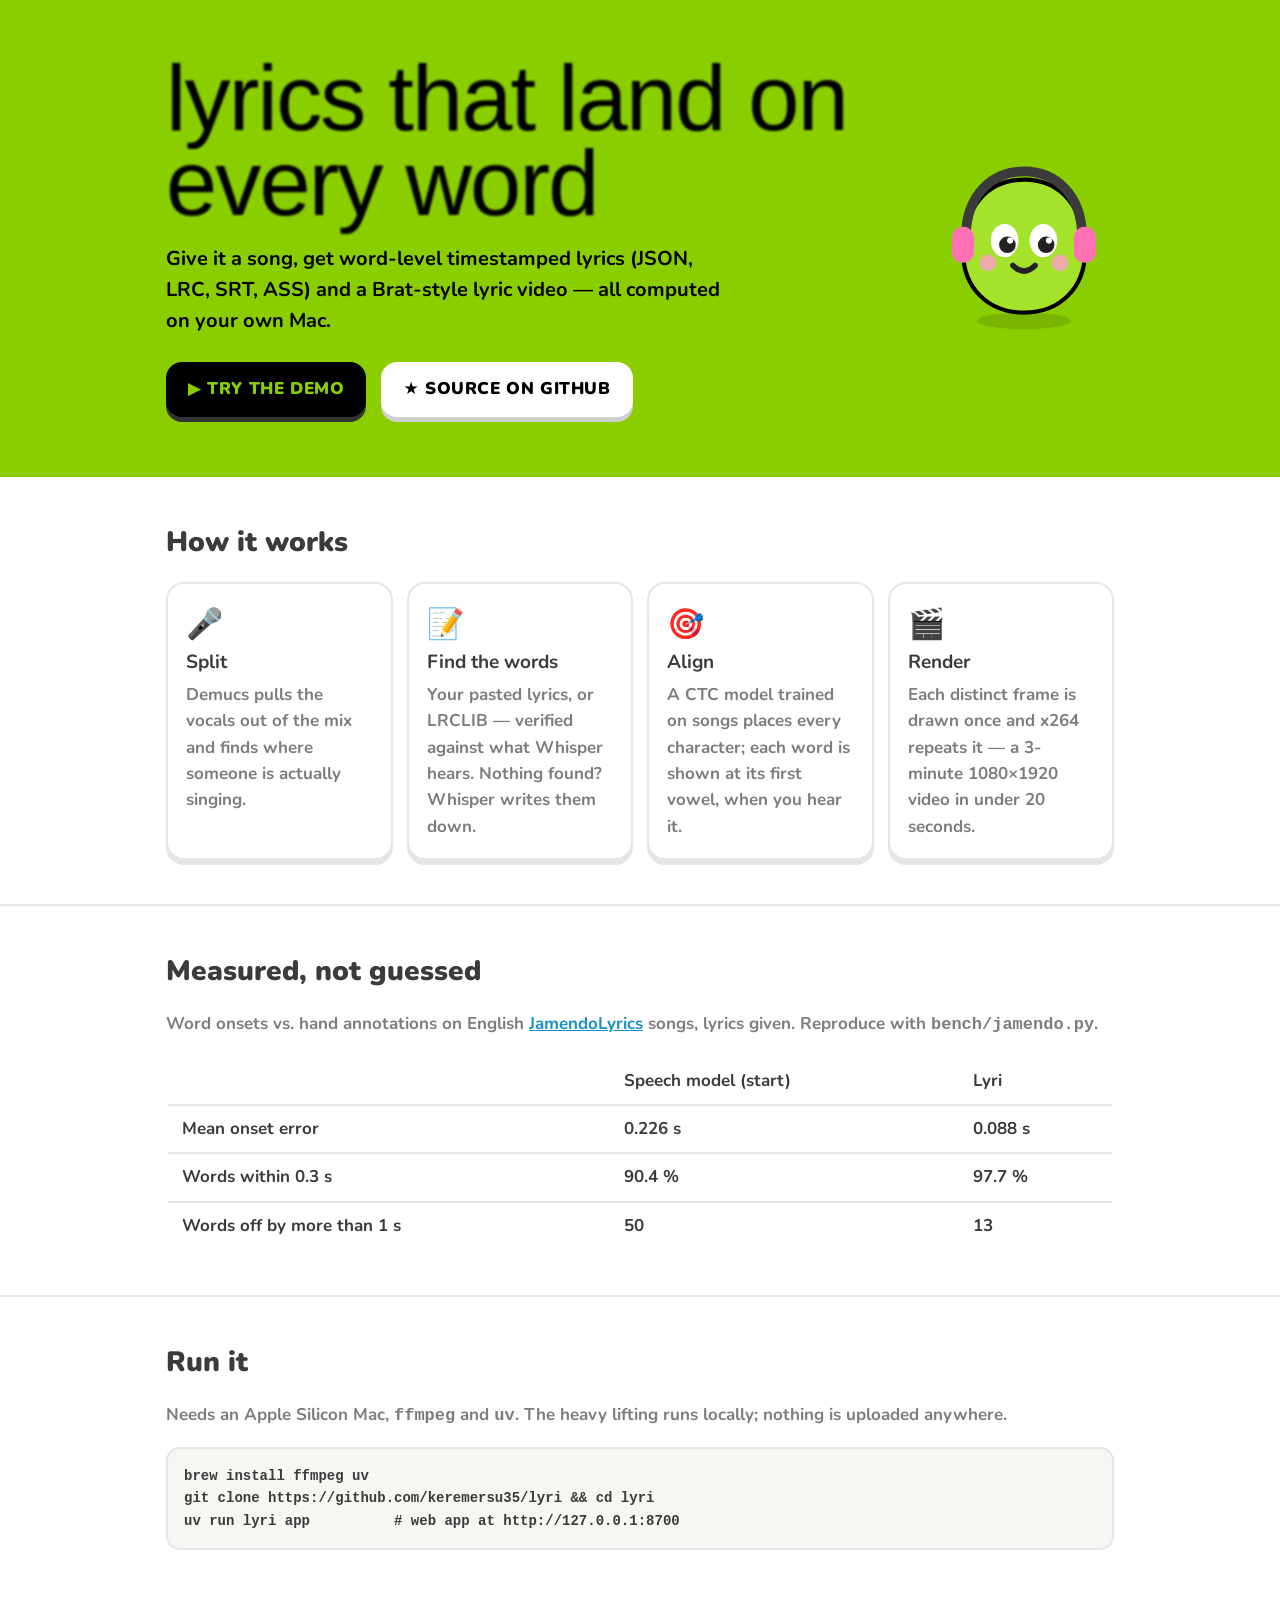
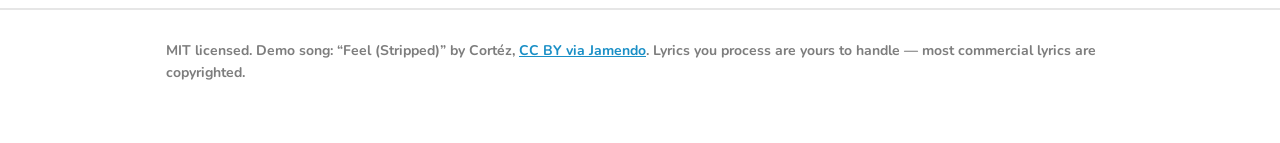
<file: site/index.html>
<!doctype html>
<html lang="en">
<head>
<meta charset="utf-8">
<meta name="viewport" content="width=device-width, initial-scale=1">
<title>Lyri</title>
<meta name="description" content="Word-level timestamped lyrics for any song, plus Brat-style lyric videos. Runs locally on Apple Silicon.">
<link rel="preconnect" href="https://fonts.googleapis.com">
<link href="https://fonts.googleapis.com/css2?family=Nunito:wght@600;700;800;900&display=swap" rel="stylesheet">
<style>
  :root { --green: #8ace00; --green-d: #6a9f00; --sky: #2fb6f5; --sky-d: #1a8fc6; --ink: #3b3b3b; --muted: #7d7d7d;
    --line: #e6e6e6; --bg: #ffffff; --soft: #f5f7f2; --card: #ffffff; }
  @media (prefers-color-scheme: dark) {
    :root:not([data-theme="light"]) { --ink: #f1f1f1; --muted: #9aa3a8; --line: #37464f; --bg: #131f24; --soft: #0f191d; --card: #182830; }
  }
  :root[data-theme="dark"] { --ink: #f1f1f1; --muted: #9aa3a8; --line: #37464f; --bg: #131f24; --soft: #0f191d; --card: #182830; }
  * { box-sizing: border-box; }
  body { margin: 0; background: var(--bg); color: var(--ink); font: 700 17px/1.55 Nunito, ui-rounded, system-ui, sans-serif; }
  a { color: var(--sky-d); }
  .wrap { max-width: 980px; margin: 0 auto; padding: 0 16px; }
  header.hero { background: var(--green); color: #000; padding: 56px 0 48px; }
  .hero .wrap { display: grid; grid-template-columns: 1fr auto; gap: 24px; align-items: center; }
  .brat { font: 400 clamp(44px, 8vw, 92px)/.92 "Arial Narrow", Arial, sans-serif; letter-spacing: -.02em; filter: blur(.8px); margin: 0; text-transform: lowercase; }
  .hero p { font-size: 20px; max-width: 560px; margin: 18px 0 26px; }
  .btn { display: inline-flex; align-items: center; gap: 8px; border-radius: 16px; padding: 14px 22px; font-weight: 900; text-transform: uppercase;
    letter-spacing: .6px; text-decoration: none; background: #000; color: var(--green); box-shadow: 0 5px 0 #333; margin: 0 10px 12px 0; }
  .btn.alt { background: #fff; color: #000; box-shadow: 0 5px 0 #cfcfcf; }
  .btn:active { transform: translateY(5px); box-shadow: none; }
  .mascot { width: 180px; height: 180px; }
  section { padding: 44px 0; border-bottom: 2px solid var(--line); }
  h2 { font-size: 28px; font-weight: 900; margin: 0 0 18px; }
  .grid { display: grid; grid-template-columns: repeat(auto-fit, minmax(220px, 1fr)); gap: 14px; }
  .card { background: var(--card); border: 2px solid var(--line); border-radius: 18px; padding: 18px; box-shadow: 0 5px 0 var(--line); }
  .card b { display: block; font-size: 19px; margin-bottom: 4px; }
  .card span.e { font-size: 30px; }
  .muted { color: var(--muted); }
  table { width: 100%; border-collapse: collapse; background: var(--card); border: 2px solid var(--line); border-radius: 14px; overflow: hidden; }
  th, td { text-align: left; padding: 10px 14px; border-bottom: 2px solid var(--line); font-variant-numeric: tabular-nums; }
  tr:last-child td { border-bottom: 0; }
  pre { background: var(--soft); border: 2px solid var(--line); border-radius: 14px; padding: 16px; overflow-x: auto; font: 600 14px/1.6 ui-monospace, Menlo, monospace; }
  footer { padding: 30px 0 60px; font-size: 14px; color: var(--muted); }
  @media (max-width: 640px) { .hero .wrap { grid-template-columns: 1fr; } .mascot { display: none; } }
</style>
</head>
<body>
<header class="hero">
  <div class="wrap">
    <div>
      <h1 class="brat">lyrics that land on every word</h1>
      <p>Give it a song, get word-level timestamped lyrics (JSON, LRC, SRT, ASS) and a Brat-style lyric video — all computed on your own Mac.</p>
      <a class="btn" href="demo/">▶ Try the demo</a>
      <a class="btn alt" href="https://github.com/keremersu35/lyri">★ Source on GitHub</a>
    </div>
    <svg class="mascot" viewBox="0 0 120 130" aria-hidden="true">
      <ellipse cx="60" cy="122" rx="34" ry="6" fill="rgba(0,0,0,.12)"/>
      <path d="M60 20c28 0 44 22 44 52 0 26-18 44-44 44S16 98 16 72c0-30 16-52 44-52z" fill="#a4e22b" stroke="#000" stroke-width="3"/>
      <path d="M18 62C18 30 38 14 60 14s42 16 42 48" fill="none" stroke="#3b3b3b" stroke-width="7" stroke-linecap="round"/>
      <rect x="8" y="54" width="16" height="26" rx="8" fill="#ff72b6"/><rect x="96" y="54" width="16" height="26" rx="8" fill="#ff72b6"/>
      <ellipse cx="46" cy="64" rx="10" ry="12" fill="#fff"/><circle cx="48" cy="67" r="6" fill="#222"/><circle cx="50" cy="64" r="2.2" fill="#fff"/>
      <ellipse cx="74" cy="64" rx="10" ry="12" fill="#fff"/><circle cx="76" cy="67" r="6" fill="#222"/><circle cx="78" cy="64" r="2.2" fill="#fff"/>
      <circle cx="34" cy="80" r="6" fill="#ff9fcb" opacity=".8"/><circle cx="86" cy="80" r="6" fill="#ff9fcb" opacity=".8"/>
      <path d="M52 82q8 8 16 0" fill="none" stroke="#222" stroke-width="4" stroke-linecap="round"/>
    </svg>
  </div>
</header>

<section>
  <div class="wrap">
    <h2>How it works</h2>
    <div class="grid">
      <div class="card"><span class="e">🎤</span><b>Split</b><span class="muted">Demucs pulls the vocals out of the mix and finds where someone is actually singing.</span></div>
      <div class="card"><span class="e">📝</span><b>Find the words</b><span class="muted">Your pasted lyrics, or LRCLIB — verified against what Whisper hears. Nothing found? Whisper writes them down.</span></div>
      <div class="card"><span class="e">🎯</span><b>Align</b><span class="muted">A CTC model trained on songs places every character; each word is shown at its first vowel, when you hear it.</span></div>
      <div class="card"><span class="e">🎬</span><b>Render</b><span class="muted">Each distinct frame is drawn once and x264 repeats it — a 3-minute 1080×1920 video in under 20 seconds.</span></div>
    </div>
  </div>
</section>

<section>
  <div class="wrap">
    <h2>Measured, not guessed</h2>
    <p class="muted">Word onsets vs. hand annotations on English <a href="https://huggingface.co/datasets/jamendolyrics/jamendolyrics">JamendoLyrics</a> songs, lyrics given. Reproduce with <code>bench/jamendo.py</code>.</p>
    <table>
      <tr><th></th><th>Speech model (start)</th><th>Lyri</th></tr>
      <tr><td>Mean onset error</td><td>0.226 s</td><td><b>0.088 s</b></td></tr>
      <tr><td>Words within 0.3 s</td><td>90.4 %</td><td><b>97.7 %</b></td></tr>
      <tr><td>Words off by more than 1 s</td><td>50</td><td><b>13</b></td></tr>
    </table>
  </div>
</section>

<section>
  <div class="wrap">
    <h2>Run it</h2>
    <p class="muted">Needs an Apple Silicon Mac, <code>ffmpeg</code> and <code>uv</code>. The heavy lifting runs locally; nothing is uploaded anywhere.</p>
<pre>brew install ffmpeg uv
git clone https://github.com/keremersu35/lyri && cd lyri
uv run lyri app          # web app at http://127.0.0.1:8700</pre>
  </div>
</section>

<footer>
  <div class="wrap">
    MIT licensed. Demo song: “Feel (Stripped)” by Cortéz, <a href="https://www.jamendo.com/track/1481500/feel-stripped">CC BY via Jamendo</a>.
    Lyrics you process are yours to handle — most commercial lyrics are copyrighted.
  </div>
</footer>
</body>
</html>
</file>
